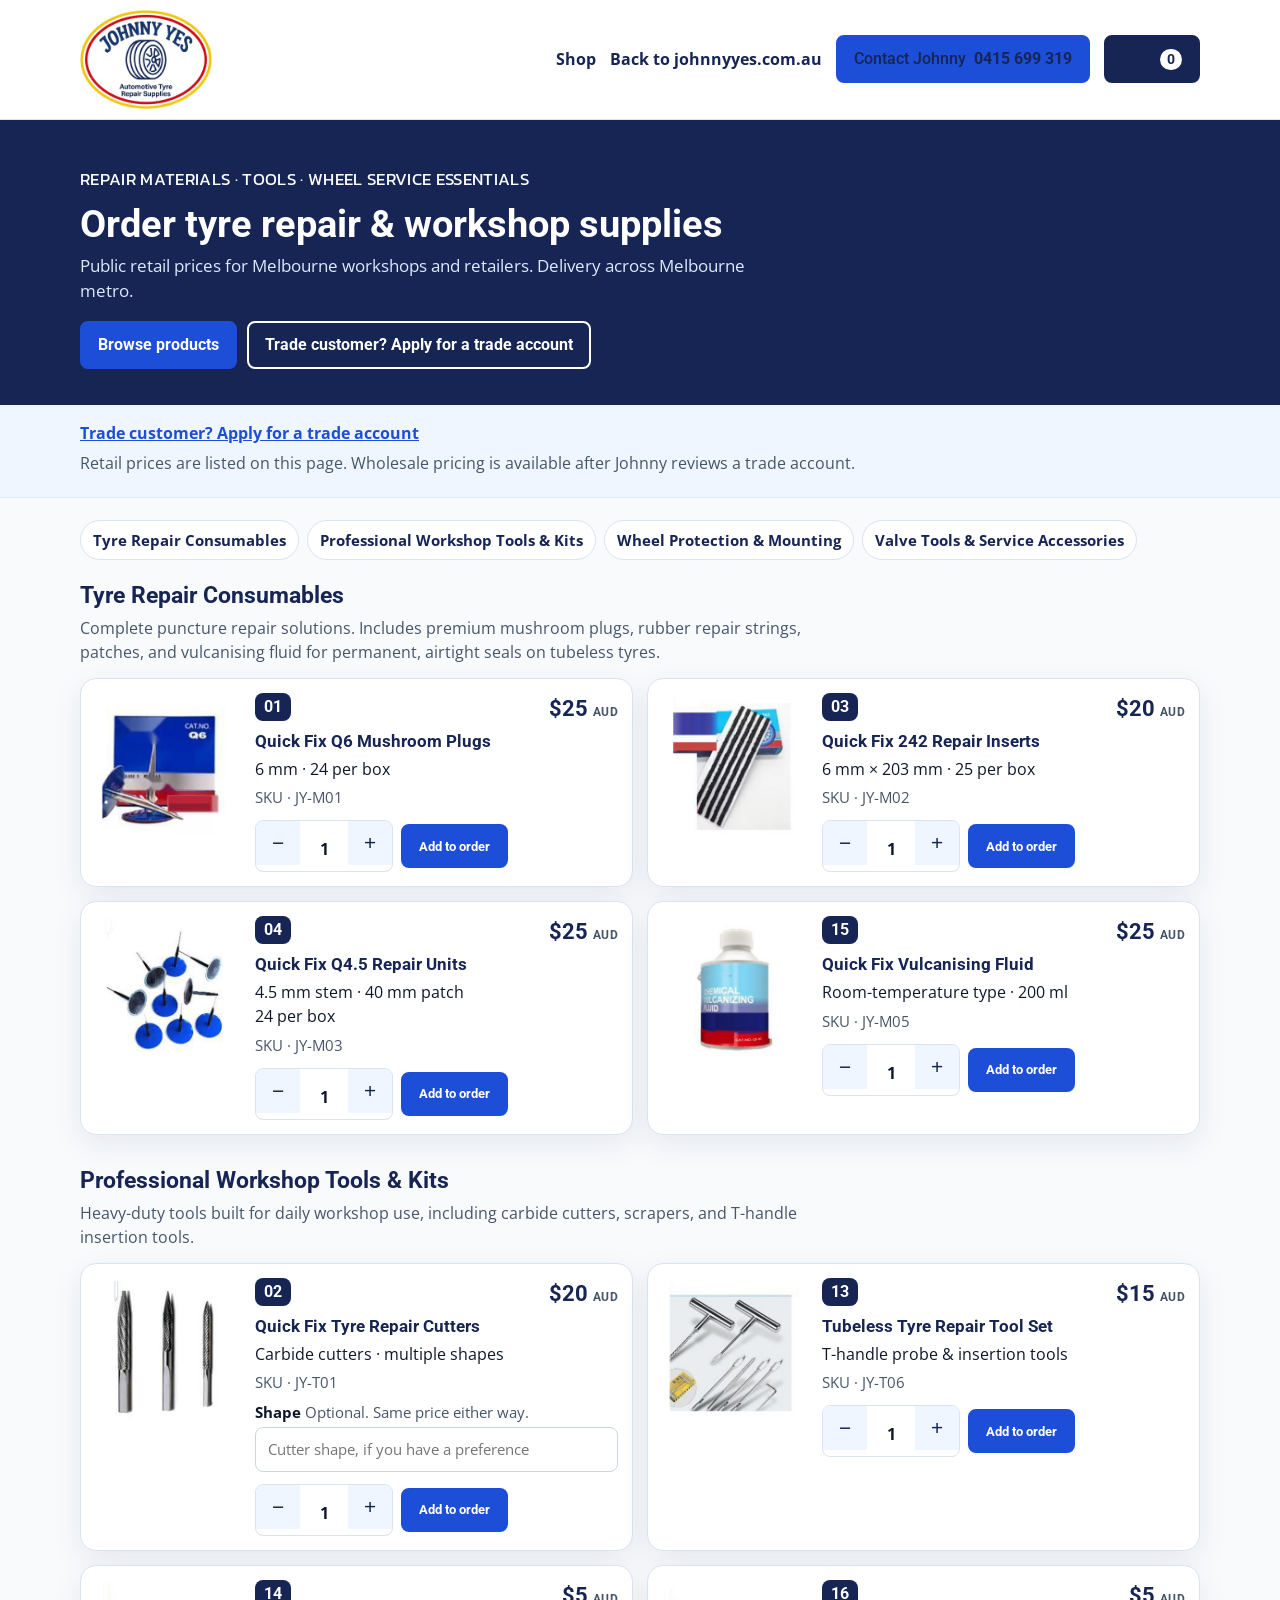
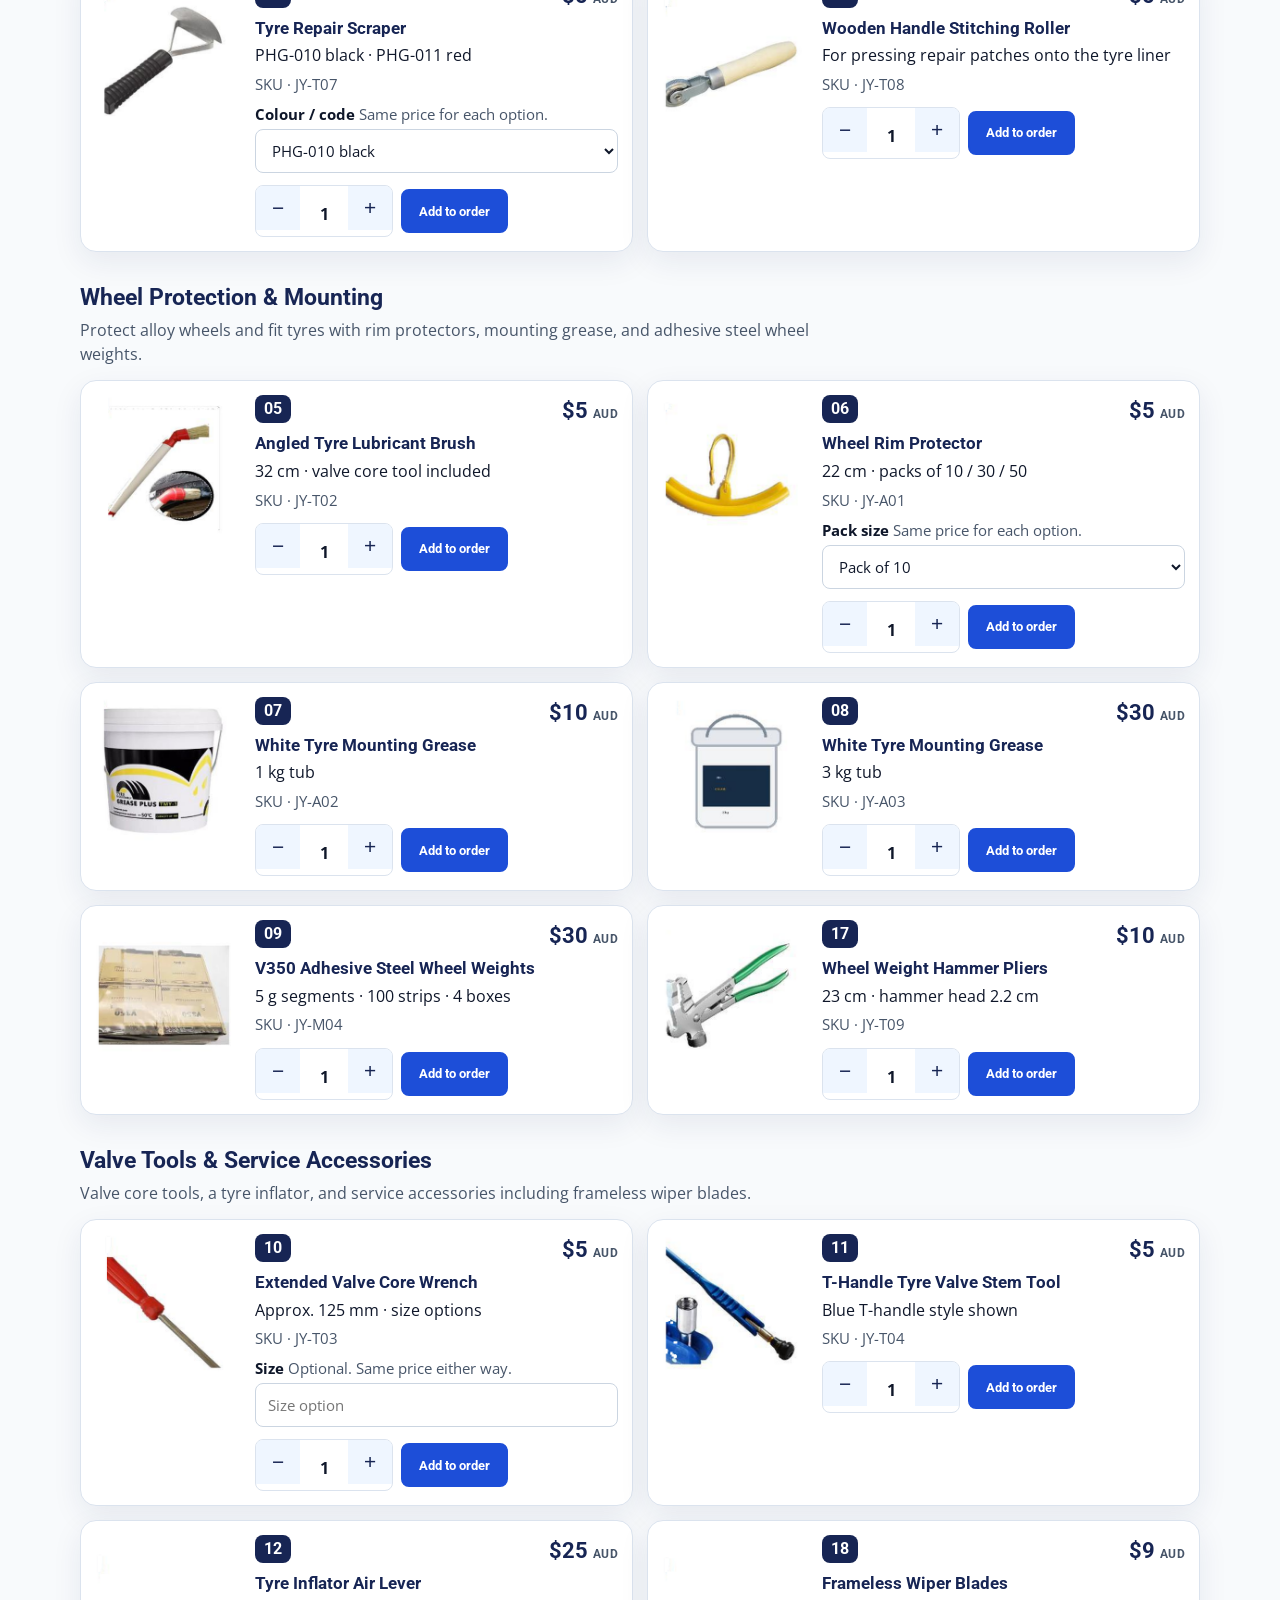
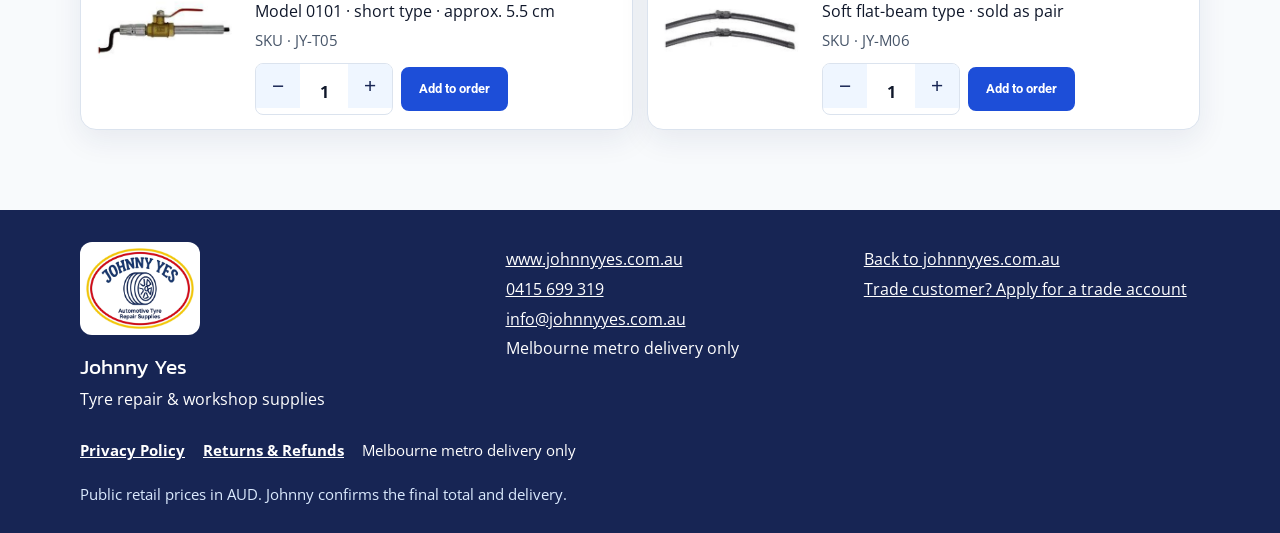
<file: index.html>
<!DOCTYPE html>
<html lang="en">
<head>
  <meta charset="utf-8">
  <meta name="viewport" content="width=device-width, initial-scale=1">
  <title>Johnny Yes Online Order</title>
  <meta name="description" content="Order tyre repair and workshop supplies from Johnny Yes. Delivered across Melbourne metro.">
  <meta property="og:title" content="Johnny Yes Online Order">
  <meta property="og:description" content="Order tyre repair and workshop supplies from Johnny Yes. Delivered across Melbourne metro.">
  <meta property="og:type" content="website">
  <meta property="og:url" content="https://shop.johnnyyes.com.au/">
  <meta property="og:image" content="https://shop.johnnyyes.com.au/images/logo.webp">
  <meta name="twitter:card" content="summary">
  <meta name="twitter:title" content="Johnny Yes Online Order">
  <meta name="twitter:description" content="Order tyre repair and workshop supplies from Johnny Yes. Delivered across Melbourne metro.">
  <meta name="theme-color" content="#172554">
  <link rel="icon" href="images/favicon.png" type="image/png">
  <link rel="apple-touch-icon" href="images/apple-touch-icon.png">
  <link rel="preconnect" href="https://fonts.googleapis.com">
  <link rel="preconnect" href="https://fonts.gstatic.com" crossorigin>
  <link href="https://fonts.googleapis.com/css2?family=Kanit:wght@600;700&family=Open+Sans:wght@400;600;700&family=Roboto:wght@500;700&display=swap" rel="stylesheet">
  <link rel="stylesheet" href="css/styles.css">
</head>
<body>
  <a class="skip" href="#main">Skip to content</a>
  <header class="site-header">
    <div class="wrap header-inner">
      <a class="brand" href="#shop">
        <img class="logo" src="images/logo.webp" alt="Johnny Yes Automotive Tyre Repair Supplies" width="640" height="479">
      </a>
      <nav class="header-nav" aria-label="Shop">
        <a href="#shop">Shop</a>
        <a href="https://www.johnnyyes.com.au">Back to johnnyyes.com.au</a>
        <a class="btn btn-primary phone" href="tel:0415699319"><span class="phone-label">Contact Johnny</span> 0415 699 319</a>
        <a class="btn btn-navy cart-link" id="cart-link" href="#cart">Cart <span id="cart-count">0</span></a>
      </nav>
    </div>
  </header>

  <main id="main">
    <noscript>
      <p class="notice wrap">This ordering page needs JavaScript to build your order. Call Johnny on <a href="tel:0415699319">0415 699 319</a> or email <a href="mailto:info@johnnyyes.com.au">info@johnnyyes.com.au</a>.</p>
    </noscript>

    <section id="shop">
      <div class="hero">
        <div class="wrap hero-inner">
          <p class="kicker">Repair materials · Tools · Wheel service essentials</p>
          <h1>Order tyre repair &amp; workshop supplies</h1>
          <p>Public retail prices for Melbourne workshops and retailers. Delivery across Melbourne metro.</p>
          <div class="hero-actions">
            <a class="btn btn-primary" href="#catalogue">Browse products</a>
            <a class="btn btn-ghost" href="https://www.johnnyyes.com.au/#kat-m7VqDfGZKVjmXo7J">Trade customer? Apply for a trade account</a>
          </div>
        </div>
      </div>
      <div class="trade-banner">
        <div class="wrap">
          <a href="https://www.johnnyyes.com.au/#kat-m7VqDfGZKVjmXo7J">Trade customer? Apply for a trade account</a>
          <p>Retail prices are listed on this page. Wholesale pricing is available after Johnny reviews a trade account.</p>
        </div>
      </div>
      <div class="wrap shop-body">
        <nav id="category-nav" class="chips" aria-label="Product categories"></nav>
        <div id="catalogue">
          <p class="fine">Loading the catalogue…</p>
        </div>
      </div>
    </section>

    <section id="cart" hidden>
      <div class="wrap page">
        <h1>Your order</h1>
        <div id="cart-empty" class="panel">
          <p>Your order is empty.</p>
          <a class="btn btn-primary" href="#shop">Browse the catalogue</a>
        </div>
        <div id="cart-filled" hidden>
          <div id="cart-lines"></div>
          <div class="panel totals">
            <p class="subtotal-row">Subtotal <strong id="cart-subtotal">$0 AUD</strong></p>
            <p class="fine">Public retail prices for Melbourne metro delivery. Johnny confirms the final total and delivery.</p>
            <a class="btn btn-primary" href="#checkout">Continue to checkout</a>
          </div>
        </div>
      </div>
    </section>

    <section id="checkout" hidden>
      <div class="wrap page">
        <h1>Checkout</h1>
        <p class="lede">Melbourne metro delivery. Payment is arranged offline, and there is no card payment on this site.</p>
        <div class="checkout-layout">
          <form id="checkout-form" novalidate>
            <div id="form-errors" class="form-errors" role="alert" hidden></div>
            <div class="notice">
              <strong>Payment is arranged offline.</strong>
              There is no card payment on this site. Johnny confirms the final total and delivery after you send the order.
            </div>

            <div class="field">
              <label for="business">Business / shop name <span class="req">Required</span></label>
              <input id="business" name="business" autocomplete="organization" maxlength="120" required>
            </div>
            <div class="field">
              <label for="contact">Contact name <span class="req">Required</span></label>
              <input id="contact" name="contact" autocomplete="name" maxlength="120" required>
            </div>
            <div class="field">
              <label for="phone">Phone <span class="req">Required</span></label>
              <input id="phone" name="phone" type="tel" inputmode="tel" autocomplete="tel" maxlength="40" required>
            </div>
            <div class="field">
              <label for="email">Email <span class="req">Required</span></label>
              <input id="email" name="email" type="email" inputmode="email" autocomplete="email" maxlength="120" required>
            </div>
            <div class="field">
              <label for="address">Delivery address (Melbourne metro) <span class="req">Required</span></label>
              <textarea id="address" name="address" rows="3" maxlength="240" autocomplete="street-address" placeholder="Street, suburb, VIC postcode" required></textarea>
              <p class="hint">Delivery is across Melbourne metro only.</p>
            </div>
            <div class="field">
              <label for="delivery-date">Preferred delivery date <span class="optional">Optional</span></label>
              <input id="delivery-date" name="deliveryDate" type="date">
            </div>
            <div class="field">
              <label for="notes">Notes <span class="optional">Optional</span></label>
              <textarea id="notes" name="notes" rows="3" maxlength="500" placeholder="Gate codes, workshop hours, or anything Johnny should know"></textarea>
            </div>
            <fieldset class="field" id="payment-field">
              <legend>Payment preference <span class="req">Required</span></legend>
              <p class="hint">Johnny arranges payment with you. There is no card payment on this site.</p>
              <label class="choice"><input type="radio" name="payment" value="Bank transfer" required> Bank transfer</label>
              <label class="choice"><input type="radio" name="payment" value="Cash on delivery"> Cash on delivery</label>
              <label class="choice"><input type="radio" name="payment" value="Pay on invoice"> Pay on invoice</label>
            </fieldset>
            <input class="honey" id="order-honey" name="_honey" type="text" tabindex="-1" autocomplete="off" aria-hidden="true">
            <button class="btn btn-primary btn-block" id="place-order" type="submit">Place order</button>
            <p class="hint">Press Place order to send this order to Johnny at info@johnnyyes.com.au. Nothing is charged on this site. Johnny confirms the final total and delivery.</p>
            <p class="hint">By placing an order you agree to our <a href="returns.html">Returns &amp; Refunds</a> policy and <a href="privacy.html">Privacy Policy</a>.</p>
          </form>
          <aside class="panel summary-card">
            <h2>Order summary</h2>
            <div id="checkout-summary"></div>
            <p><a href="#cart">Edit order</a></p>
          </aside>
        </div>
      </div>
    </section>

    <section id="confirm" hidden>
      <div class="wrap page">
        <p class="print-only">Johnny Yes · Tyre repair &amp; workshop supplies · 0415 699 319 · info@johnnyyes.com.au · Melbourne metro delivery</p>
        <p class="kicker" id="confirm-kicker">Order prepared</p>
        <h1 id="order-reference">Order</h1>
        <p id="send-status" class="notice"></p>
        <div class="actions no-print">
          <a id="send-email" class="btn btn-primary" href="mailto:info@johnnyyes.com.au">Email Johnny</a>
          <a id="send-sms" class="btn btn-navy" href="sms:0415699319">Text Johnny</a>
          <button id="copy-order" class="btn btn-ghost" type="button">Copy order</button>
          <button id="print-order" class="btn btn-ghost" type="button">Print</button>
        </div>
        <p id="copy-status" class="fine no-print" role="status"></p>
        <p class="fine no-print">If the email or messages app cuts the text short, use Copy order and paste the full summary.</p>
        <div id="order-details" class="panel"></div>
        <h2>Message to send</h2>
        <pre id="order-text" class="order-text"></pre>
        <p class="no-print"><a href="#shop">Back to the catalogue</a></p>
      </div>
    </section>
  </main>

  <footer class="site-footer">
    <div class="wrap footer-grid">
      <div>
        <img class="footer-logo" src="images/logo.webp" alt="" width="640" height="479">
        <p class="footer-name">Johnny Yes</p>
        <p>Tyre repair &amp; workshop supplies</p>
      </div>
      <div>
        <p><a href="https://www.johnnyyes.com.au">www.johnnyyes.com.au</a></p>
        <p><a href="tel:0415699319">0415 699 319</a></p>
        <p><a href="mailto:info@johnnyyes.com.au">info@johnnyyes.com.au</a></p>
        <p>Melbourne metro delivery only</p>
      </div>
      <div>
        <p><a href="https://www.johnnyyes.com.au">Back to johnnyyes.com.au</a></p>
        <p><a href="https://www.johnnyyes.com.au/#kat-m7VqDfGZKVjmXo7J">Trade customer? Apply for a trade account</a></p>
      </div>
    </div>
    <p class="wrap footer-legal">
      <a href="privacy.html">Privacy Policy</a>
      <a href="returns.html">Returns &amp; Refunds</a>
      <span>Melbourne metro delivery only</span>
    </p>
    <p class="wrap footer-note">Public retail prices in AUD. Johnny confirms the final total and delivery.</p>
  </footer>

  <a id="cart-bar" class="cart-bar" href="#cart" hidden>View order · <span id="bar-total">$0 AUD</span></a>

  <script src="js/config.js"></script>
  <script src="js/app.js"></script>
</body>
</html>
</file>
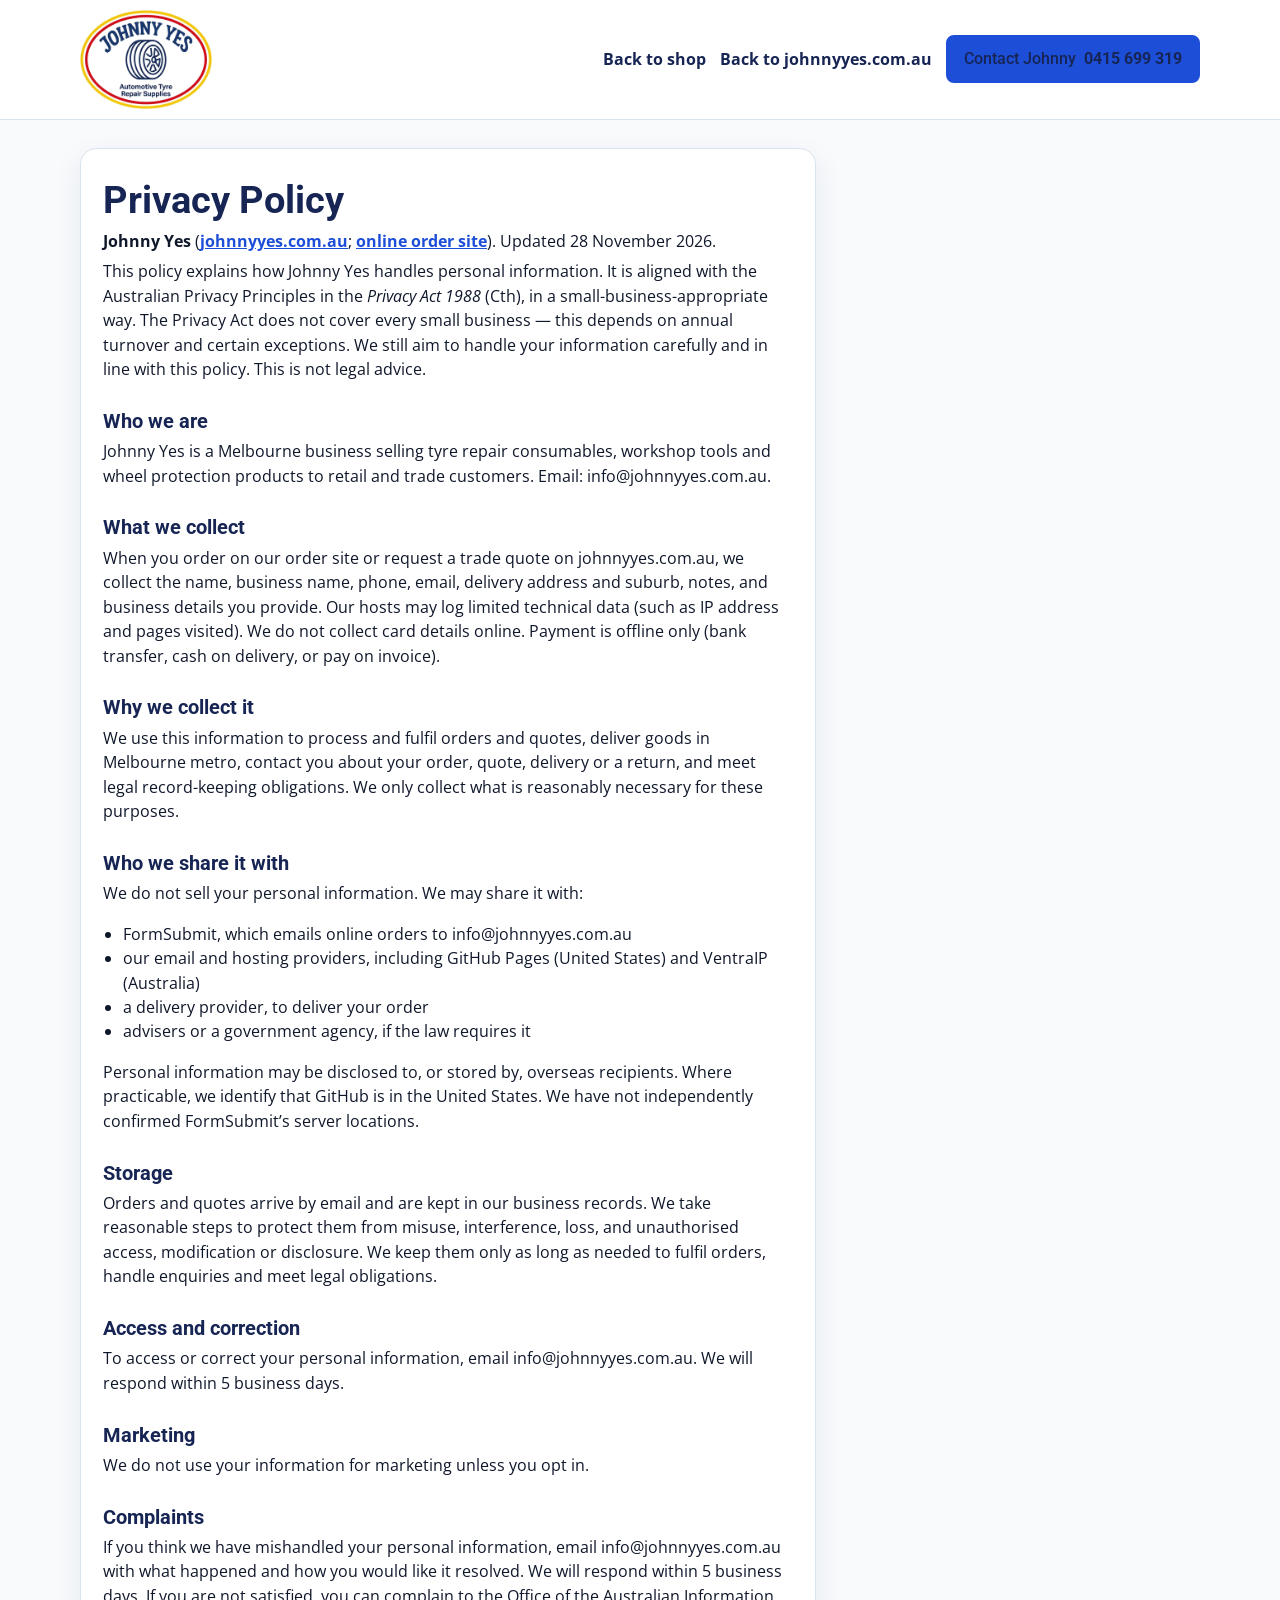
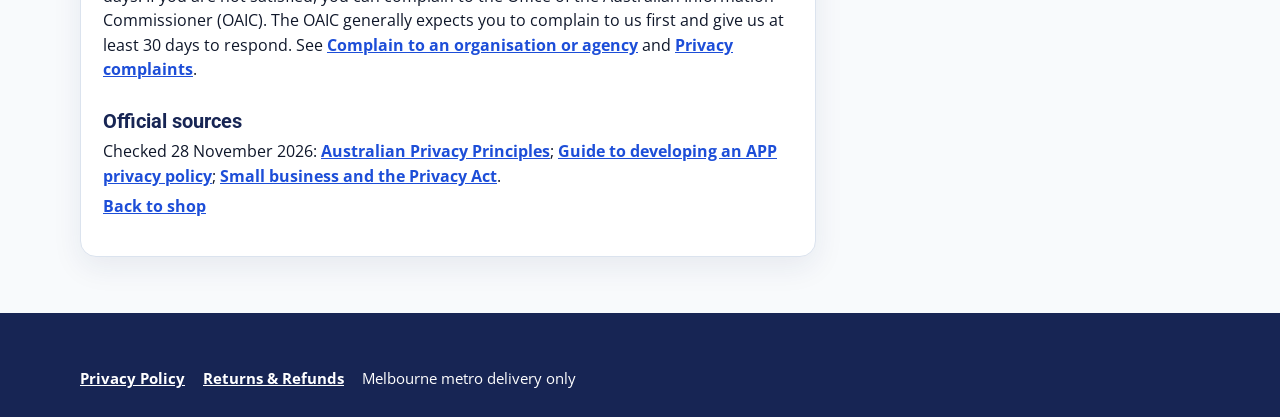
<file: privacy.html>
<!DOCTYPE html>
<html lang="en">
<head>
  <meta charset="utf-8">
  <meta name="viewport" content="width=device-width, initial-scale=1">
  <title>Privacy Policy | Johnny Yes</title>
  <meta name="description" content="How Johnny Yes handles personal information for orders and quotes.">
  <meta name="theme-color" content="#172554">
  <link rel="icon" href="images/favicon.png" type="image/png">
  <link rel="apple-touch-icon" href="images/apple-touch-icon.png">
  <link rel="preconnect" href="https://fonts.googleapis.com">
  <link rel="preconnect" href="https://fonts.gstatic.com" crossorigin>
  <link href="https://fonts.googleapis.com/css2?family=Kanit:wght@600;700&family=Open+Sans:wght@400;600;700&family=Roboto:wght@500;700&display=swap" rel="stylesheet">
  <link rel="stylesheet" href="css/styles.css">
</head>
<body>
  <a class="skip" href="#policy">Skip to content</a>
  <header class="site-header">
    <div class="wrap header-inner">
      <a class="brand" href="index.html">
        <img class="logo" src="images/logo.webp" alt="Johnny Yes Automotive Tyre Repair Supplies" width="640" height="479">
      </a>
      <nav class="header-nav" aria-label="Policy">
        <a href="index.html">Back to shop</a>
        <a href="https://www.johnnyyes.com.au" target="_blank" rel="noopener noreferrer">Back to johnnyyes.com.au</a>
        <a class="btn btn-primary phone" href="tel:0415699319"><span class="phone-label">Contact Johnny</span> 0415 699 319</a>
      </nav>
    </div>
  </header>
  <main id="policy" class="policy">
    <div class="wrap">
      <article class="policy-body">
        <h1>Privacy Policy</h1>
        <p><strong>Johnny Yes</strong> (<a href="https://johnnyyes.com.au" target="_blank" rel="noopener noreferrer">johnnyyes.com.au</a>; <a href="https://shop.johnnyyes.com.au/">online order site</a>). Updated 28 November 2026.</p>
        <p>This policy explains how Johnny Yes handles personal information. It is aligned with the Australian Privacy Principles in the <em>Privacy Act 1988</em> (Cth), in a small-business-appropriate way. The Privacy Act does not cover every small business — this depends on annual turnover and certain exceptions. We still aim to handle your information carefully and in line with this policy. This is not legal advice.</p>

        <h2>Who we are</h2>
        <p>Johnny Yes is a Melbourne business selling tyre repair consumables, workshop tools and wheel protection products to retail and trade customers. Email: info@johnnyyes.com.au.</p>

        <h2>What we collect</h2>
        <p>When you order on our order site or request a trade quote on johnnyyes.com.au, we collect the name, business name, phone, email, delivery address and suburb, notes, and business details you provide. Our hosts may log limited technical data (such as IP address and pages visited). We do not collect card details online. Payment is offline only (bank transfer, cash on delivery, or pay on invoice).</p>

        <h2>Why we collect it</h2>
        <p>We use this information to process and fulfil orders and quotes, deliver goods in Melbourne metro, contact you about your order, quote, delivery or a return, and meet legal record-keeping obligations. We only collect what is reasonably necessary for these purposes.</p>

        <h2>Who we share it with</h2>
        <p>We do not sell your personal information. We may share it with:</p>
        <ul>
          <li>FormSubmit, which emails online orders to info@johnnyyes.com.au</li>
          <li>our email and hosting providers, including GitHub Pages (United States) and VentraIP (Australia)</li>
          <li>a delivery provider, to deliver your order</li>
          <li>advisers or a government agency, if the law requires it</li>
        </ul>
        <p>Personal information may be disclosed to, or stored by, overseas recipients. Where practicable, we identify that GitHub is in the United States. We have not independently confirmed FormSubmit’s server locations.</p>

        <h2>Storage</h2>
        <p>Orders and quotes arrive by email and are kept in our business records. We take reasonable steps to protect them from misuse, interference, loss, and unauthorised access, modification or disclosure. We keep them only as long as needed to fulfil orders, handle enquiries and meet legal obligations.</p>

        <h2>Access and correction</h2>
        <p>To access or correct your personal information, email info@johnnyyes.com.au. We will respond within 5 business days.</p>

        <h2>Marketing</h2>
        <p>We do not use your information for marketing unless you opt in.</p>

        <h2>Complaints</h2>
        <p>If you think we have mishandled your personal information, email info@johnnyyes.com.au with what happened and how you would like it resolved. We will respond within 5 business days. If you are not satisfied, you can complain to the Office of the Australian Information Commissioner (OAIC). The OAIC generally expects you to complain to us first and give us at least 30 days to respond. See <a href="https://www.oaic.gov.au/privacy/privacy-complaints/complain-to-an-organisation-or-agency" target="_blank" rel="noopener noreferrer">Complain to an organisation or agency</a> and <a href="https://www.oaic.gov.au/privacy/privacy-complaints" target="_blank" rel="noopener noreferrer">Privacy complaints</a>.</p>

        <h2>Official sources</h2>
        <p>Checked 28 November 2026: <a href="https://www.oaic.gov.au/privacy/australian-privacy-principles/read-the-australian-privacy-principles" target="_blank" rel="noopener noreferrer">Australian Privacy Principles</a>; <a href="https://www.oaic.gov.au/privacy/privacy-guidance-for-organisations-and-government-agencies/more-guidance/guide-to-developing-an-app-privacy-policy" target="_blank" rel="noopener noreferrer">Guide to developing an APP privacy policy</a>; <a href="https://www.oaic.gov.au/privacy/privacy-guidance-for-organisations-and-government-agencies/organisations/small-business" target="_blank" rel="noopener noreferrer">Small business and the Privacy Act</a>.</p>
        <p><a href="index.html">Back to shop</a></p>
      </article>
    </div>
  </main>
  <footer class="site-footer">
    <div class="wrap footer-legal">
      <a href="privacy.html">Privacy Policy</a>
      <a href="returns.html">Returns &amp; Refunds</a>
      <span>Melbourne metro delivery only</span>
    </div>
  </footer>
</body>
</html>
</file>
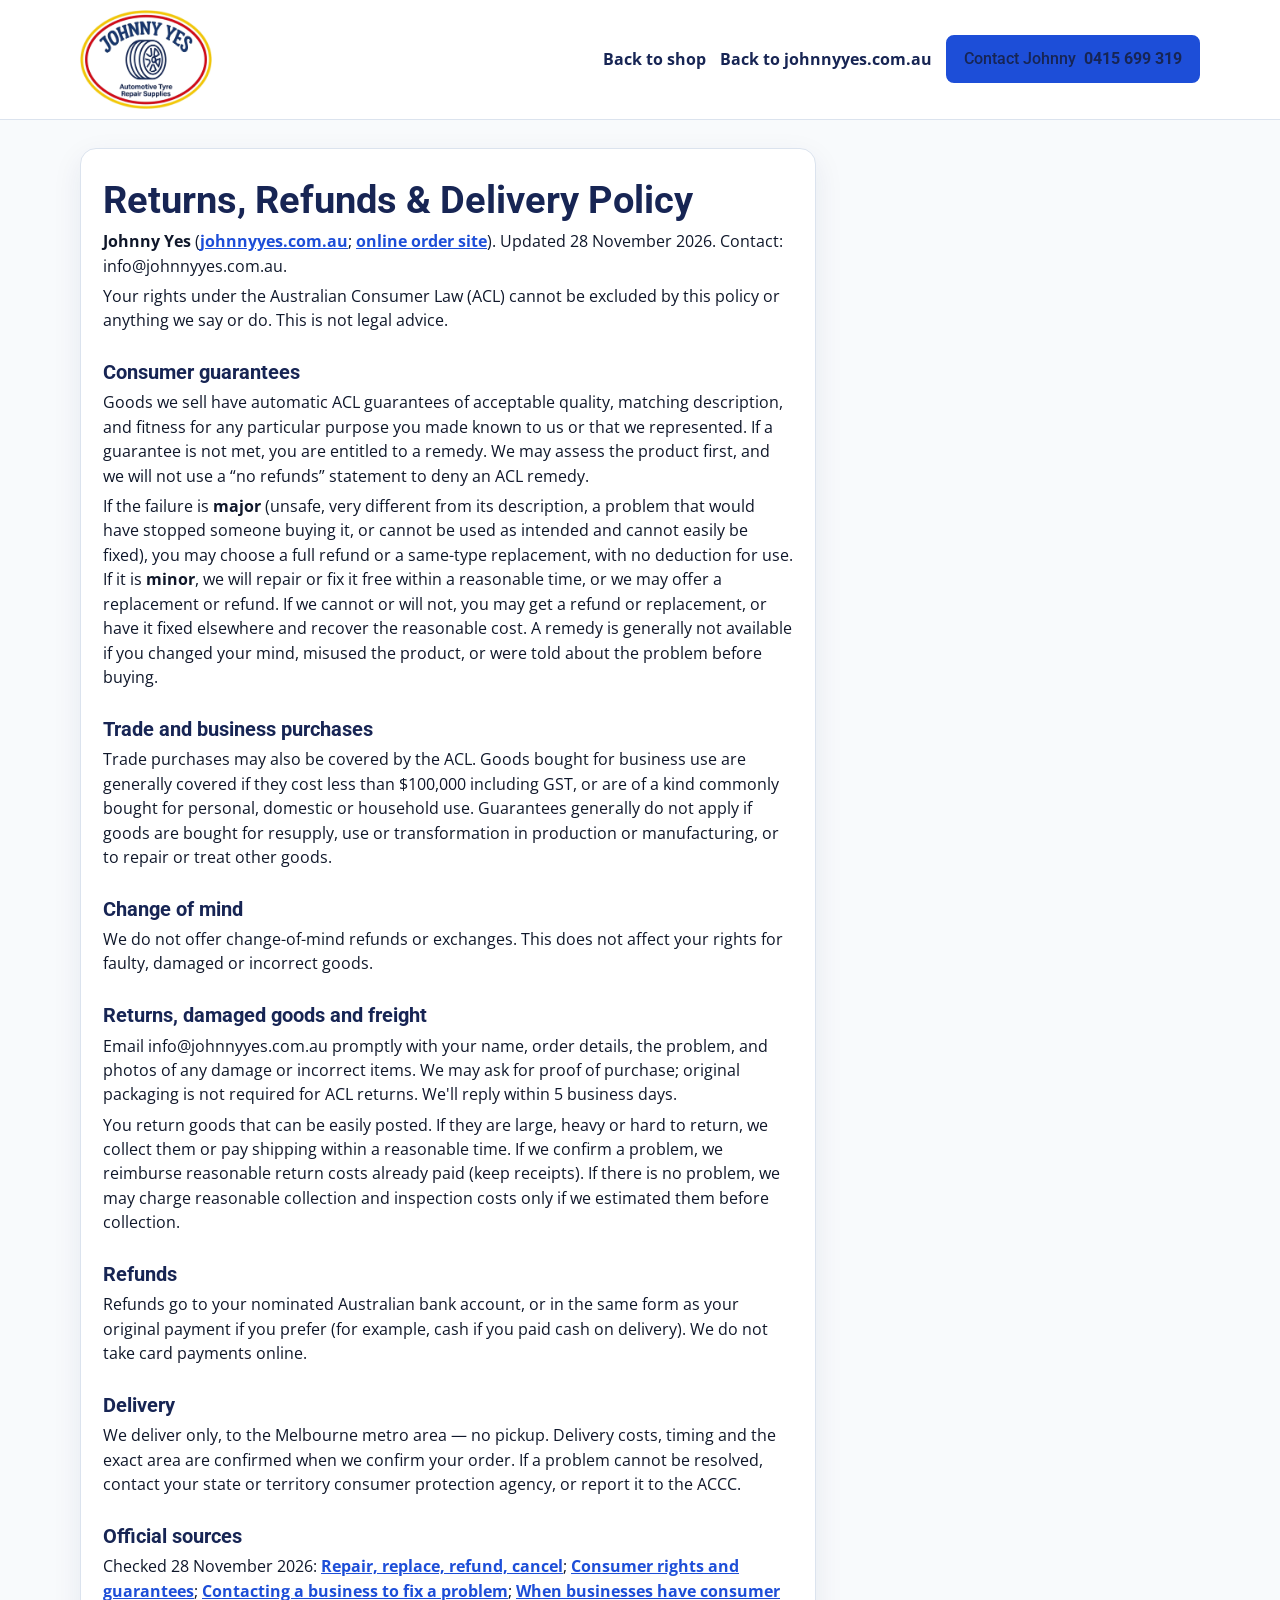
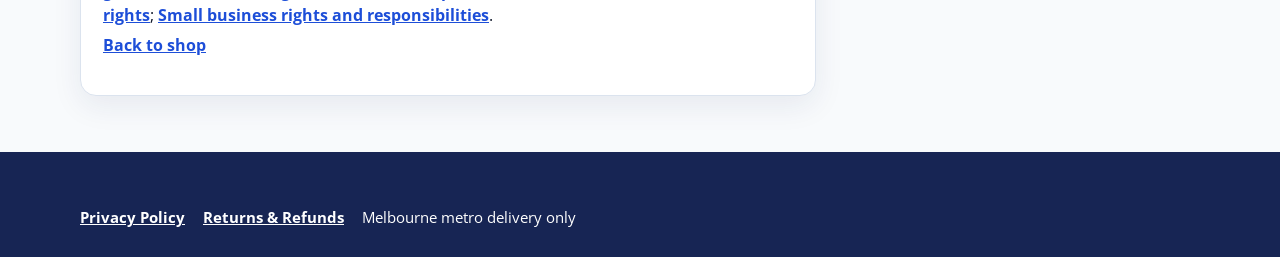
<file: returns.html>
<!DOCTYPE html>
<html lang="en">
<head>
  <meta charset="utf-8">
  <meta name="viewport" content="width=device-width, initial-scale=1">
  <title>Returns &amp; Refunds | Johnny Yes</title>
  <meta name="description" content="Returns, refunds and delivery for Johnny Yes orders in Melbourne metro.">
  <meta name="theme-color" content="#172554">
  <link rel="icon" href="images/favicon.png" type="image/png">
  <link rel="apple-touch-icon" href="images/apple-touch-icon.png">
  <link rel="preconnect" href="https://fonts.googleapis.com">
  <link rel="preconnect" href="https://fonts.gstatic.com" crossorigin>
  <link href="https://fonts.googleapis.com/css2?family=Kanit:wght@600;700&family=Open+Sans:wght@400;600;700&family=Roboto:wght@500;700&display=swap" rel="stylesheet">
  <link rel="stylesheet" href="css/styles.css">
</head>
<body>
  <a class="skip" href="#policy">Skip to content</a>
  <header class="site-header">
    <div class="wrap header-inner">
      <a class="brand" href="index.html">
        <img class="logo" src="images/logo.webp" alt="Johnny Yes Automotive Tyre Repair Supplies" width="640" height="479">
      </a>
      <nav class="header-nav" aria-label="Policy">
        <a href="index.html">Back to shop</a>
        <a href="https://www.johnnyyes.com.au" target="_blank" rel="noopener noreferrer">Back to johnnyyes.com.au</a>
        <a class="btn btn-primary phone" href="tel:0415699319"><span class="phone-label">Contact Johnny</span> 0415 699 319</a>
      </nav>
    </div>
  </header>
  <main id="policy" class="policy">
    <div class="wrap">
      <article class="policy-body">
        <h1>Returns, Refunds &amp; Delivery Policy</h1>
        <p><strong>Johnny Yes</strong> (<a href="https://johnnyyes.com.au" target="_blank" rel="noopener noreferrer">johnnyyes.com.au</a>; <a href="https://shop.johnnyyes.com.au/">online order site</a>). Updated 28 November 2026. Contact: info@johnnyyes.com.au.</p>
        <p>Your rights under the Australian Consumer Law (ACL) cannot be excluded by this policy or anything we say or do. This is not legal advice.</p>

        <h2>Consumer guarantees</h2>
        <p>Goods we sell have automatic ACL guarantees of acceptable quality, matching description, and fitness for any particular purpose you made known to us or that we represented. If a guarantee is not met, you are entitled to a remedy. We may assess the product first, and we will not use a “no refunds” statement to deny an ACL remedy.</p>
        <p>If the failure is <strong>major</strong> (unsafe, very different from its description, a problem that would have stopped someone buying it, or cannot be used as intended and cannot easily be fixed), you may choose a full refund or a same-type replacement, with no deduction for use. If it is <strong>minor</strong>, we will repair or fix it free within a reasonable time, or we may offer a replacement or refund. If we cannot or will not, you may get a refund or replacement, or have it fixed elsewhere and recover the reasonable cost. A remedy is generally not available if you changed your mind, misused the product, or were told about the problem before buying.</p>

        <h2>Trade and business purchases</h2>
        <p>Trade purchases may also be covered by the ACL. Goods bought for business use are generally covered if they cost less than $100,000 including GST, or are of a kind commonly bought for personal, domestic or household use. Guarantees generally do not apply if goods are bought for resupply, use or transformation in production or manufacturing, or to repair or treat other goods.</p>

        <h2>Change of mind</h2>
        <p>We do not offer change-of-mind refunds or exchanges. This does not affect your rights for faulty, damaged or incorrect goods.</p>

        <h2>Returns, damaged goods and freight</h2>
        <p>Email info@johnnyyes.com.au promptly with your name, order details, the problem, and photos of any damage or incorrect items. We may ask for proof of purchase; original packaging is not required for ACL returns. We'll reply within 5 business days.</p>
        <p>You return goods that can be easily posted. If they are large, heavy or hard to return, we collect them or pay shipping within a reasonable time. If we confirm a problem, we reimburse reasonable return costs already paid (keep receipts). If there is no problem, we may charge reasonable collection and inspection costs only if we estimated them before collection.</p>

        <h2>Refunds</h2>
        <p>Refunds go to your nominated Australian bank account, or in the same form as your original payment if you prefer (for example, cash if you paid cash on delivery). We do not take card payments online.</p>

        <h2>Delivery</h2>
        <p>We deliver only, to the Melbourne metro area — no pickup. Delivery costs, timing and the exact area are confirmed when we confirm your order. If a problem cannot be resolved, contact your state or territory consumer protection agency, or report it to the ACCC.</p>

        <h2>Official sources</h2>
        <p>Checked 28 November 2026: <a href="https://www.accc.gov.au/consumers/problem-with-a-product-or-service-you-bought/repair-replace-refund-cancel" target="_blank" rel="noopener noreferrer">Repair, replace, refund, cancel</a>; <a href="https://www.accc.gov.au/business/selling-products-and-services/consumer-rights-and-guarantees" target="_blank" rel="noopener noreferrer">Consumer rights and guarantees</a>; <a href="https://www.accc.gov.au/consumers/problem-with-a-product-or-service-you-bought/contacting-a-business-to-fix-a-problem" target="_blank" rel="noopener noreferrer">Contacting a business to fix a problem</a>; <a href="https://www.accc.gov.au/business/dealing-with-other-businesses" target="_blank" rel="noopener noreferrer">When businesses have consumer rights</a>; <a href="https://www.accc.gov.au/business/small-business/small-business-toolkit/rights-and-responsibilities-of-your-small-business/small-business-rights-and-responsibilities" target="_blank" rel="noopener noreferrer">Small business rights and responsibilities</a>.</p>
        <p><a href="index.html">Back to shop</a></p>
      </article>
    </div>
  </main>
  <footer class="site-footer">
    <div class="wrap footer-legal">
      <a href="privacy.html">Privacy Policy</a>
      <a href="returns.html">Returns &amp; Refunds</a>
      <span>Melbourne metro delivery only</span>
    </div>
  </footer>
</body>
</html>
</file>
<file: css/styles.css>
:root {
  --navy: #172554;
  --navy-deep: #0f172a;
  --blue: #1d4ed8;
  --blue-dark: #1e40af;
  --blue-soft: #dbeafe;
  --blue-wash: #eff6ff;
  --ink: #0f172a;
  --muted: #475569;
  --line: #dbe3ee;
  --paper: #ffffff;
  --page: #f8fafc;
  --danger: #b91c1c;
  --shadow: 0 10px 30px rgba(23, 37, 84, 0.08);
  --header: 84px;
  font-family: "Open Sans", "Segoe UI", sans-serif;
  color: var(--ink);
  background: var(--page);
}

* { box-sizing: border-box; }

[hidden] { display: none !important; }

body {
  margin: 0;
  min-height: 100vh;
  background: var(--page);
  color: var(--ink);
  line-height: 1.5;
}

img { max-width: 100%; height: auto; }

a { color: var(--blue); }

h1, h2, h3 {
  font-family: Roboto, "Open Sans", sans-serif;
  line-height: 1.2;
  color: var(--navy);
}

h1 { font-size: clamp(1.8rem, 3vw, 2.4rem); margin: 0 0 0.4rem; }
h2 { font-size: 1.45rem; margin: 0 0 0.4rem; }
h3 { font-size: 1.05rem; margin: 0.35rem 0; }

p { margin: 0.35rem 0; }

.skip {
  position: absolute;
  left: 12px;
  top: -40px;
  background: white;
  padding: 8px 12px;
  z-index: 50;
}

.skip:focus { top: 12px; }

.wrap {
  width: min(1120px, calc(100% - 32px));
  margin: 0 auto;
}

.site-header {
  position: sticky;
  top: 0;
  z-index: 20;
  background: white;
  border-bottom: 1px solid var(--line);
}

.header-inner {
  display: flex;
  align-items: center;
  gap: 16px;
  min-height: var(--header);
  padding: 10px 0;
}

.brand { display: flex; align-items: center; }

.logo { width: 132px; height: auto; display: block; }

.header-nav {
  margin-left: auto;
  display: flex;
  flex-wrap: wrap;
  align-items: center;
  justify-content: flex-end;
  gap: 8px 14px;
  font-weight: 700;
}

.header-nav a { text-decoration: none; color: var(--navy); }

.btn {
  display: inline-flex;
  align-items: center;
  justify-content: center;
  gap: 8px;
  min-height: 44px;
  padding: 10px 16px;
  border-radius: 8px;
  border: 2px solid transparent;
  background: white;
  color: var(--navy);
  font-family: Roboto, "Open Sans", sans-serif;
  font-weight: 700;
  text-decoration: none;
  cursor: pointer;
  text-align: center;
}

.btn-primary { background: var(--blue); color: white; border-color: var(--blue); }
.btn-primary:hover { background: var(--blue-dark); border-color: var(--blue-dark); }
.btn-navy { background: var(--navy); color: white; border-color: var(--navy); }
.btn-navy:hover { background: var(--navy-deep); }
.btn-ghost { background: white; color: var(--navy); border-color: var(--navy); }
.btn-block { width: 100%; }

.phone { color: white; }
.phone-label { font-weight: 500; }

.cart-link { color: white; }

#cart-count {
  display: inline-flex;
  min-width: 1.4rem;
  justify-content: center;
  padding: 0 6px;
  border-radius: 999px;
  background: white;
  color: var(--navy);
  font-size: 0.85rem;
}

.hero {
  background: var(--navy);
  color: white;
}

.hero-inner { padding: 42px 0 36px; }

.hero h1, .hero .kicker { color: white; }

.hero p { max-width: 42rem; color: var(--blue-soft); font-size: 1.05rem; }

.kicker {
  font-family: Kanit, Roboto, sans-serif;
  letter-spacing: 0.02em;
  text-transform: uppercase;
  font-size: 0.92rem;
  margin-bottom: 8px;
  color: var(--blue);
}

.hero-actions { display: flex; flex-wrap: wrap; gap: 10px; margin-top: 18px; }

.hero .btn-ghost { background: transparent; color: white; border-color: white; }

.trade-banner {
  background: var(--blue-wash);
  border-bottom: 1px solid var(--blue-soft);
}

.trade-banner .wrap { padding: 16px 0; }

.trade-banner a { font-weight: 700; }

.trade-banner p { color: var(--muted); }

.shop-body { padding: 22px 0 48px; }

.chips {
  display: flex;
  flex-wrap: wrap;
  gap: 8px;
  margin-bottom: 22px;
}

.chip {
  display: inline-flex;
  align-items: center;
  min-height: 40px;
  padding: 8px 12px;
  border-radius: 999px;
  background: white;
  border: 1px solid var(--line);
  color: var(--navy);
  text-decoration: none;
  font-weight: 700;
  font-size: 0.92rem;
}

.category { scroll-margin-top: calc(var(--header) + 12px); margin-bottom: 32px; }

.category-summary { color: var(--muted); max-width: 46rem; margin-bottom: 14px; }

.grid {
  display: grid;
  grid-template-columns: 1fr;
  gap: 14px;
}

.card, .panel {
  background: var(--paper);
  border: 1px solid var(--line);
  border-radius: 16px;
  box-shadow: var(--shadow);
}

.card {
  display: grid;
  grid-template-columns: 112px 1fr;
  gap: 12px;
  padding: 12px;
}

.card img {
  width: 100%;
  aspect-ratio: 1;
  object-fit: contain;
  background: white;
  border-radius: 10px;
}

.card-top {
  display: flex;
  justify-content: space-between;
  align-items: flex-start;
  gap: 8px;
}

.badge {
  display: inline-flex;
  align-items: center;
  justify-content: center;
  min-width: 36px;
  height: 28px;
  padding: 0 8px;
  border-radius: 8px;
  background: var(--navy);
  color: white;
  font-family: Roboto, sans-serif;
  font-weight: 700;
}

.price {
  margin: 0;
  font-family: Roboto, sans-serif;
  font-weight: 700;
  font-size: 1.35rem;
  color: var(--navy);
}

.price abbr {
  font-size: 0.72rem;
  letter-spacing: 0.04em;
  color: var(--muted);
  text-decoration: none;
}

.spec { color: var(--ink); white-space: pre-line; }
.sku { color: var(--muted); font-size: 0.92rem; }

.option { display: block; margin-top: 8px; font-weight: 700; font-size: 0.92rem; }
.option select, .option input { margin-top: 4px; font-weight: 400; }

.hint, .fine { color: var(--muted); font-size: 0.92rem; font-weight: 400; }
.hint { margin-top: 4px; }

.card-actions {
  display: flex;
  flex-wrap: wrap;
  gap: 8px;
  margin-top: 12px;
  align-items: center;
}

.qty {
  display: inline-flex;
  border: 1px solid var(--line);
  border-radius: 8px;
  overflow: hidden;
  background: white;
}

.qty button {
  width: 44px;
  height: 44px;
  border: 0;
  background: var(--blue-wash);
  color: var(--navy);
  font-size: 1.3rem;
  cursor: pointer;
}

.qty input {
  width: 48px;
  border: 0;
  text-align: center;
  font: inherit;
  font-weight: 700;
  color: var(--ink);
}

input[type="number"]::-webkit-outer-spin-button,
input[type="number"]::-webkit-inner-spin-button { -webkit-appearance: none; margin: 0; }
input[type="number"] { -moz-appearance: textfield; appearance: textfield; }

.page { padding: 28px 0 56px; }
.lede { color: var(--muted); max-width: 40rem; margin-bottom: 18px; }

.panel { padding: 16px; }
.totals { margin-top: 16px; display: grid; gap: 10px; }

.subtotal-row, .subtotal {
  display: flex;
  justify-content: space-between;
  gap: 12px;
  font-size: 1.15rem;
  margin: 0;
}

.cart-line {
  display: grid;
  grid-template-columns: 72px 1fr;
  gap: 12px;
  padding: 12px 0;
  border-bottom: 1px solid var(--line);
}

.cart-line img {
  width: 72px;
  height: 72px;
  object-fit: contain;
  background: white;
  border-radius: 8px;
  border: 1px solid var(--line);
}

.cart-line h3 { margin-top: 0; }
.line-meta { color: var(--muted); font-size: 0.92rem; }
.line-bottom { display: flex; flex-wrap: wrap; gap: 8px; align-items: center; margin-top: 8px; }
.line-total { font-family: Roboto, sans-serif; font-weight: 700; color: var(--navy); }
.remove {
  background: none;
  border: 0;
  color: var(--danger);
  font: inherit;
  font-weight: 700;
  min-height: 44px;
  cursor: pointer;
  padding: 0 8px;
}

.checkout-layout { display: grid; gap: 18px; }
.summary-card { align-self: start; }
.summary-line, .lines li {
  display: flex;
  justify-content: space-between;
  gap: 12px;
  padding: 8px 0;
  border-bottom: 1px solid var(--line);
}
.lines { list-style: none; padding: 0; margin: 12px 0; }

.field { margin: 0 0 14px; }
label, legend { font-weight: 700; }
.req, .optional {
  font-size: 0.75rem;
  font-weight: 700;
  letter-spacing: 0.03em;
  text-transform: uppercase;
  margin-left: 6px;
}
.req { color: var(--blue-dark); }
.optional { color: var(--muted); }

input, select, textarea {
  width: 100%;
  margin-top: 6px;
  min-height: 44px;
  padding: 10px 12px;
  border: 1px solid #cbd5e1;
  border-radius: 8px;
  background: white;
  font: inherit;
  color: var(--ink);
}

textarea { min-height: 96px; resize: vertical; }
input[aria-invalid="true"], textarea[aria-invalid="true"], fieldset[aria-invalid="true"] {
  border-color: var(--danger);
}

fieldset {
  border: 1px solid var(--line);
  border-radius: 12px;
  padding: 12px;
}

.choice {
  display: flex;
  align-items: center;
  gap: 10px;
  min-height: 44px;
  margin-top: 8px;
  font-weight: 700;
}

.choice input { width: auto; min-height: 0; margin: 0; }

.notice, .form-errors {
  background: var(--blue-wash);
  border: 1px solid var(--blue-soft);
  border-radius: 12px;
  padding: 12px 14px;
  margin-bottom: 16px;
}

.form-errors { background: #fef2f2; border-color: #fecaca; color: #7f1d1d; }
.form-errors ul { margin: 6px 0 0; padding-left: 18px; }

.actions { display: flex; flex-wrap: wrap; gap: 8px; margin: 14px 0; }

dl { display: grid; gap: 8px; margin: 0 0 12px; }
dl div { display: grid; grid-template-columns: 11rem 1fr; gap: 8px; }
dt { color: var(--muted); font-weight: 700; }
dd { margin: 0; }

.order-text {
  white-space: pre-wrap;
  overflow-wrap: anywhere;
  background: white;
  border: 1px solid var(--line);
  border-radius: 12px;
  padding: 14px;
  font-family: ui-monospace, SFMono-Regular, Menlo, Consolas, monospace;
  font-size: 0.92rem;
  line-height: 1.45;
}

.site-footer {
  background: var(--navy);
  color: white;
  padding: 32px 0 28px;
}

.site-footer a { color: white; }

.footer-grid {
  display: grid;
  gap: 22px;
}

.footer-logo {
  width: 120px;
  background: white;
  border-radius: 12px;
  padding: 6px;
}

.footer-name {
  font-family: Kanit, Roboto, sans-serif;
  font-size: 1.3rem;
  margin-top: 10px;
}

.footer-note {
  margin-top: 22px;
  color: var(--blue-soft);
  font-size: 0.92rem;
}

.footer-legal {
  display: flex;
  flex-wrap: wrap;
  gap: 8px 18px;
  margin-top: 22px;
  font-size: 0.92rem;
}

.footer-legal a { font-weight: 700; }

.policy { padding: 28px 0 56px; }

.policy-body {
  background: white;
  border: 1px solid var(--line);
  border-radius: 16px;
  box-shadow: var(--shadow);
  padding: 28px 22px 32px;
  max-width: 46rem;
}

.policy-body h1 { margin-top: 0; }

.policy-body h2 {
  margin-top: 1.7rem;
  font-size: 1.25rem;
}

.policy-body p,
.policy-body li {
  font-size: 1.02rem;
}

.policy-body ul { padding-left: 1.25rem; }

.policy-body a { font-weight: 700; }

.cart-bar {
  position: fixed;
  left: 0;
  right: 0;
  bottom: 0;
  z-index: 30;
  display: flex;
  justify-content: center;
  align-items: center;
  gap: 8px;
  min-height: 52px;
  padding: 10px 16px calc(10px + env(safe-area-inset-bottom));
  background: var(--navy);
  color: white;
  font-weight: 700;
  text-decoration: none;
}

body.has-cart-bar { padding-bottom: 68px; }

.print-only { display: none; }

.honey {
  display: none;
}

:focus-visible {
  outline: 3px solid var(--blue);
  outline-offset: 2px;
}

@media (min-width: 720px) {
  .card { grid-template-columns: 148px 1fr; padding: 14px; }
}

@media (min-width: 880px) {
  .grid { grid-template-columns: 1fr 1fr; }
  .checkout-layout { grid-template-columns: 1.15fr 0.85fr; align-items: start; }
  .summary-card { position: sticky; top: calc(var(--header) + 16px); }
  .footer-grid { grid-template-columns: 1.2fr 1fr 1fr; }
}

@media (max-width: 720px) {
  :root { --header: 168px; }
  .header-inner {
    flex-direction: column;
    align-items: flex-start;
    gap: 10px;
  }
  .logo { width: 132px; }
  .header-nav {
    margin-left: 0;
    width: 100%;
    justify-content: flex-start;
  }
  .header-nav .btn { flex: 1 1 auto; }
  .phone-label { position: absolute; width: 1px; height: 1px; overflow: hidden; clip: rect(0 0 0 0); }
  dl div { grid-template-columns: 1fr; gap: 0; }
}

@media print {
  body.is-confirm .no-print,
  body.is-confirm .site-header,
  body.is-confirm .site-footer,
  body.is-confirm .cart-bar,
  body.is-confirm .trade-banner { display: none !important; }
  body.is-confirm .print-only { display: block; color: black; }
  body.is-confirm,
  body.is-confirm .panel,
  body.is-confirm .order-text { background: white; box-shadow: none; }
  body.is-confirm.has-cart-bar { padding-bottom: 0; }
  body.is-confirm a { color: black; text-decoration: none; }
}
</file>
